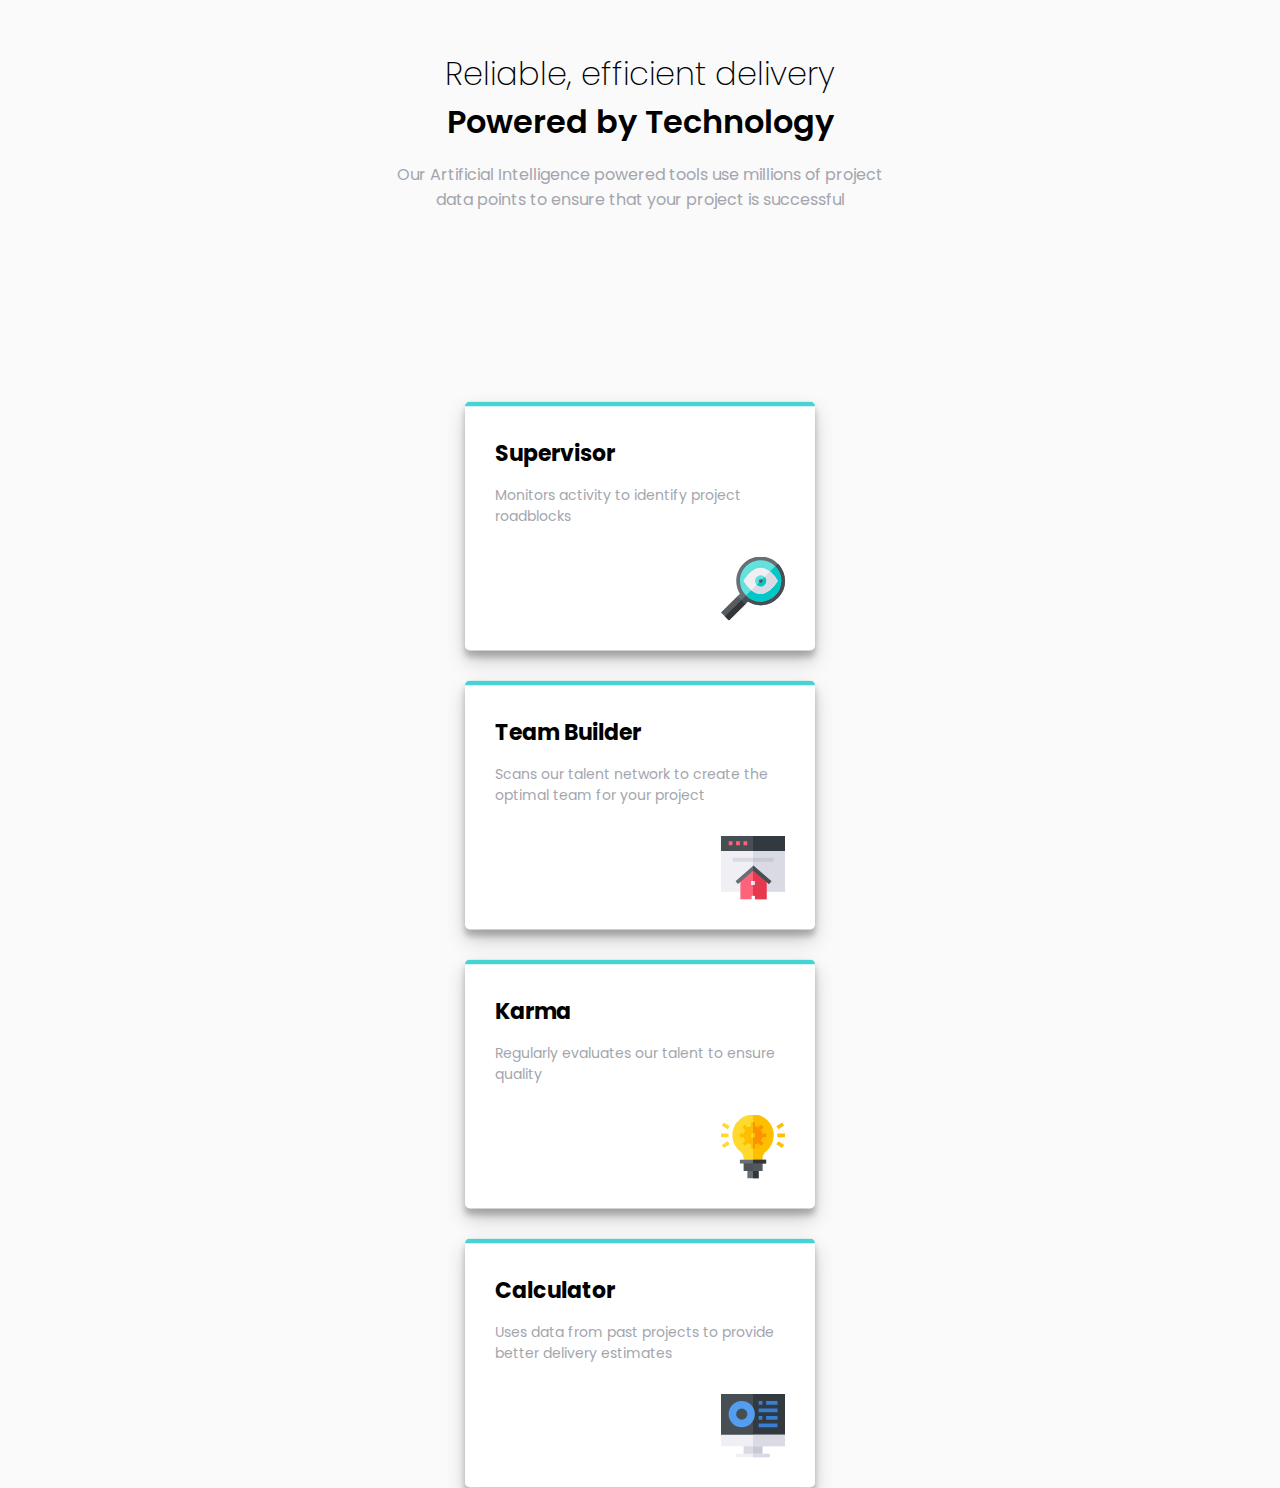
<file: four-card-feature-section-master/index.html>
<!DOCTYPE html>
<html lang="en">
<head>
  <meta charset="UTF-8">
  <meta name="viewport" content="width=device-width, initial-scale=1.0"> 
  <link rel="icon" type="image/png" sizes="32x32" href="./images/favicon-32x32.png">
  <title>Frontend Mentor | Four card feature section</title>
<link rel="stylesheet" href="style.css">
 </head>
<body>
  <header>
     <h1>Reliable, efficient delivery</h1>
     <h1>Powered by Technology</h1>
     <p>Our Artificial Intelligence powered tools use millions of project data points 
      to ensure that your project is successful</p>
  </header>
  <div class="container">
   <div class="box">
    <h3>Supervisor</h3>
    <p>Monitors activity to identify project roadblocks</p>
    <img src="images/icon-supervisor.svg"alt="supervisor">
   </div>
  </div>
  <div class="container">
    <div class="box">
    <h3>Team Builder </h3>
    <p> Scans our talent network to create the optimal team for your project</p>
    <img src="images/icon-team-builder.svg"alt="Builder">
    </div>
  </div>
  <div class="container">
    <div class="box">
    <h3>Karma</h3>
    <p>Regularly evaluates our talent to ensure quality</p>
    <img src="images/icon-karma.svg"alt="Karma">
    </div>
  </div>
  <div class="container">
    <div class="box">
    <h3>Calculator</h3>
    <p>Uses data from past projects to provide better delivery estimates</p>
    <img src="images/icon-calculator.svg"alt="Calculator">
    </div>
  </div> 
</body>
</html>
</file>
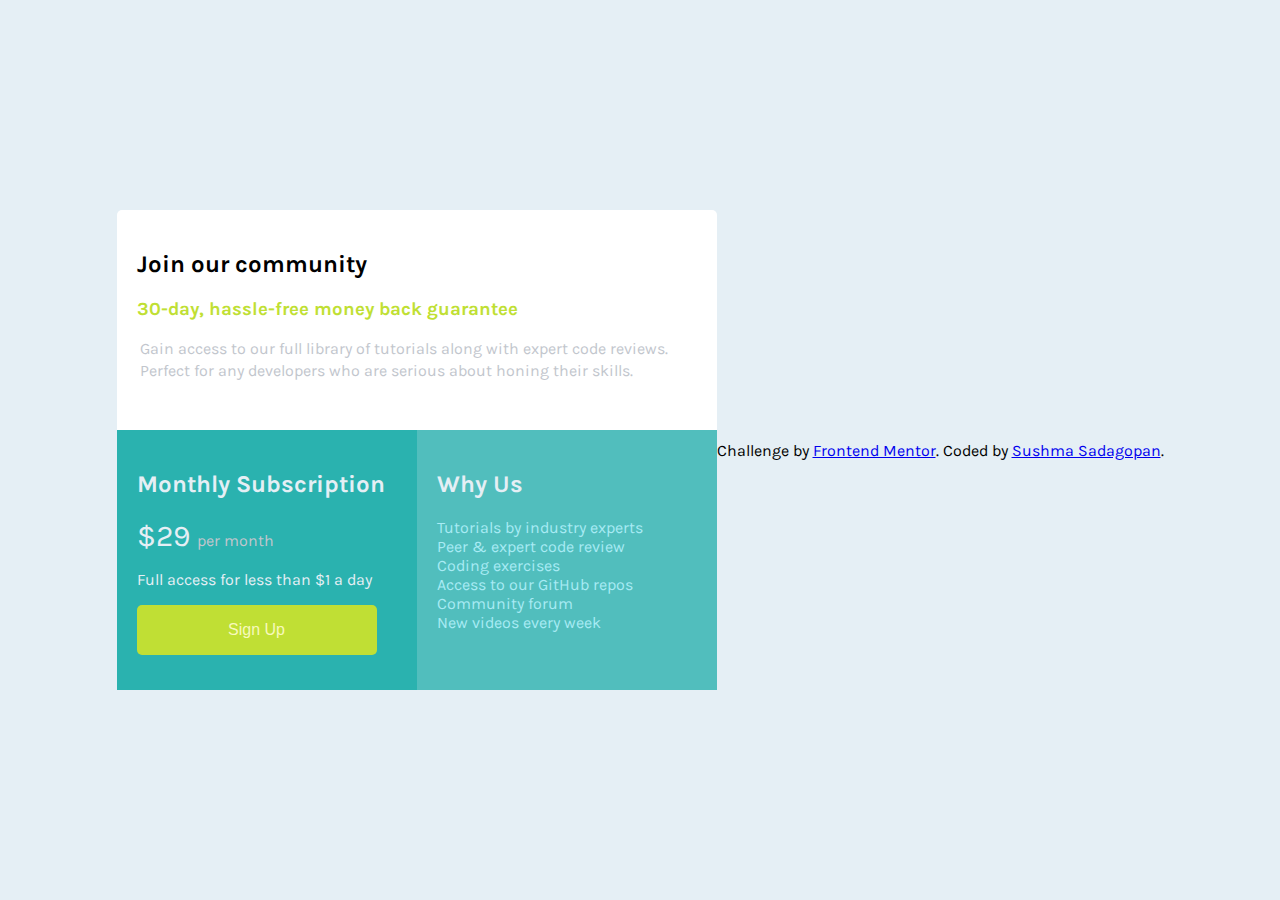
<file: single-price-grid-component-master/index.html>
<!DOCTYPE html>
<html lang="en">
<head>
  <meta charset="UTF-8">
  <meta name="viewport" content="width=device-width, initial-scale=1.0"> 

  <link rel="icon" type="image/png" sizes="32x32" href="./images/favicon-32x32.png">
  <link rel="stylesheet" href="style.css">
   <title>Frontend Mentor | Single Price Grid Component</title>

</head>
<body>
<div class="container">
  <section class="primary">
    <h2> Join our community</h2>
    <h3>30-day, hassle-free money back guarantee</h3>
    <p>Gain access to our full library of tutorials along with expert code reviews. </p>
    <p>Perfect for any developers who are serious about honing their skills.</p>
  </section>
  <section class="secondary">
    <div class="sub_section">
      <h2>  Monthly Subscription</h2>
         <p> <span class="big"> &dollar;29 </span><span class="darker">per month</span></p>
      <p> Full access for less than &dollar;1 a day </p>
      <button>Sign Up</button>
    </div>
    <div class="sub_section">
      <h2>Why Us</h2>
      <ul>
          <li>Tutorials by industry experts</li>
          <li>Peer &amp; expert code review</li>
          <li>Coding exercises</li>
          <li>Access to our GitHub repos</li>
          <li>Community forum</li>
         <li>New videos every week</li> 
      </ul>
    </div>
 </section>
 </div>
  <footer>
    <p class="attribution">
      Challenge by <a href="https://www.frontendmentor.io?ref=challenge" target="_blank">Frontend Mentor</a>. 
      Coded by <a href="#">Sushma Sadagopan</a>.
    </p>
  </footer>
</body>
</html>
</file>
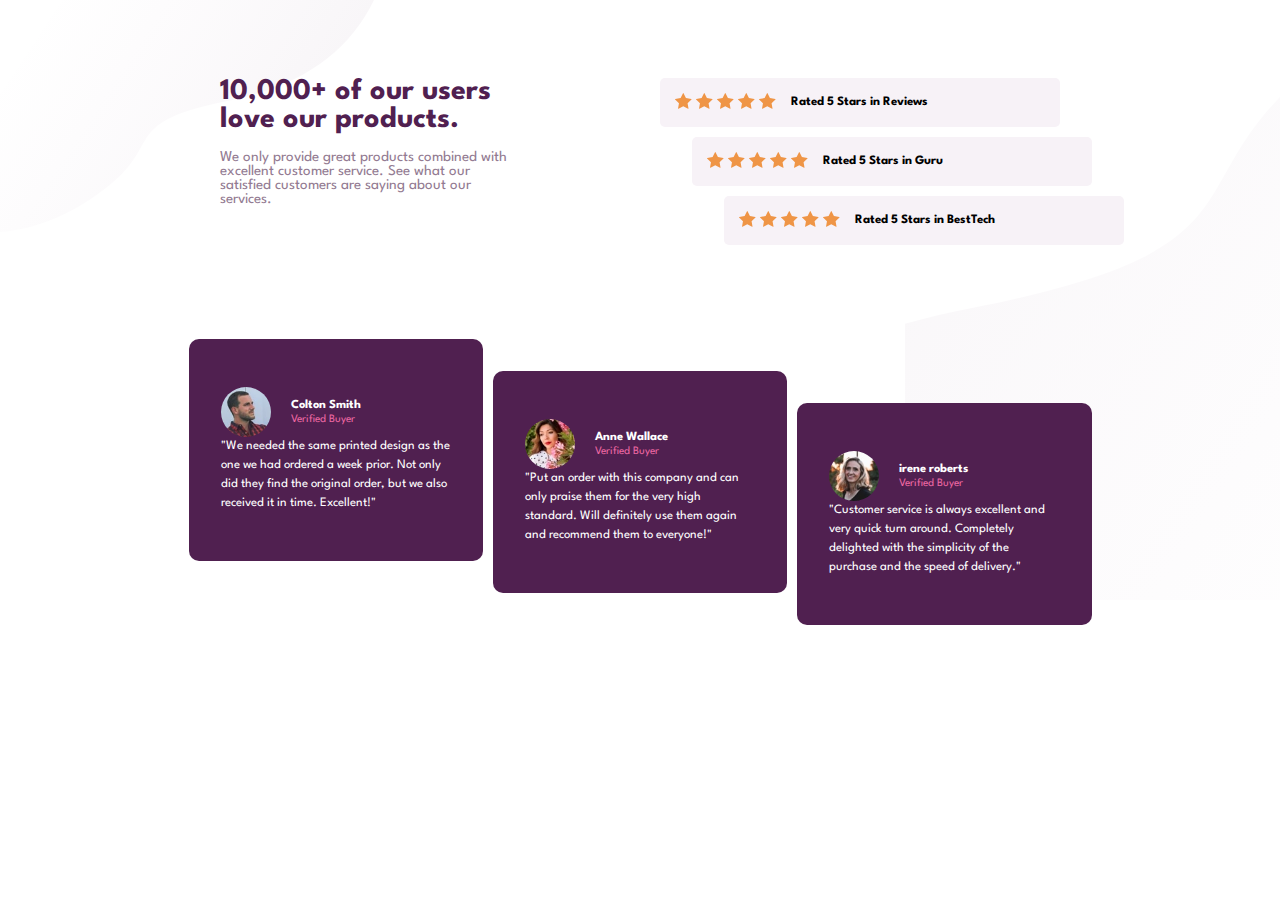
<file: social-proof-section-master/index.html>
<!DOCTYPE html>
<html lang="en">

<head>
    <meta charset="UTF-8">
    <meta http-equiv="X-UA-Compatible" content="IE=edge">
    <meta name="viewport" content="width=device-width, initial-scale=1.0">
    <title>Social proof </title>
    <link rel="stylesheet" href="style.css">
   </head>

<body>
  
    <div class="container">
        <div class="primary_grid">
                <div class="top_grid">
                    <div class="primary_content">
                        <h1 class="title">10,000+ of our users love our products.</h1>
                        <p class="subtitle">We only provide great products
                  combined with excellent customer service. See what our satisfied customers
                  are saying about our services.</p>
                    </div>
  <div class="ratings">
        <div class="rating">
        <div class="stars">
             <img src="./images/icon-star.svg"alt="star">
             <img src="./images/icon-star.svg"alt="star">
             <img src="./images/icon-star.svg"alt="star">
             <img src="./images/icon-star.svg"alt="star">
             <img src="./images/icon-star.svg"alt="star">
         </div>
         <p>Rated 5 Stars in Reviews</p>
        </div>
               <div class="rating">
                <div class="stars">
                 <img src="./images/icon-star.svg"alt="star">
                 <img src="./images/icon-star.svg"alt="star">
                 <img src="./images/icon-star.svg"alt="star">
                 <img src="./images/icon-star.svg"alt="star">
                 <img src="./images/icon-star.svg"alt="star">
             </div>
             <p>Rated 5 Stars in Guru</p>
            </div>
                 <div class="rating">
                <div class="stars">
                     <img src="./images/icon-star.svg"alt="star">
                     <img src="./images/icon-star.svg"alt="star">
                     <img src="./images/icon-star.svg"alt="star">
                     <img src="./images/icon-star.svg"alt="star">
                     <img src="./images/icon-star.svg"alt="star">
                 </div>
                 <p>Rated 5 Stars in BestTech</p>
                       </div>
        </div>
    </div>
<div class="bottom_grid">
    <div class="user_review">
        <div class="user_details">
        <img src="./images/image-colton.jpg"alt="colton">
        <div class="info">
            <h5>Colton Smith</h5>
            <span class="Verified">Verified Buyer</span>
        </div>
        </div>
       <p>"We needed the same printed design as the one we had ordered a week prior. 
           Not only did they find the original order, but we also received it in time. Excellent!"</p>
        </div>
        <div class="user_review">
            <div class="user_details">
            <img src="./images/image-anne.jpg"alt="Anne">
            <div class="info">
                <h5>Anne Wallace</h5>
                <span class="Verified">Verified Buyer</span>
            </div>
            </div>
           <p>"Put an order with this company and can only praise them for the very high standard. 
               Will definitely use them again and recommend them to everyone!"</p>
            </div>
            <div class="user_review">
                <div class="user_details">
                <img src="./images/image-irene.jpg"alt="irene roberts">
                <div class="info">
                    <h5>irene roberts</h5>
                    <span class="Verified">Verified Buyer</span>
                </div>
                </div>
               <p>"Customer service is always excellent and very
                quick turn around. Completely delighted with the simplicity of the purchase
                and the speed of delivery."</p>
                </div>
    </div>
</div>
</div>  
</div>
  </body>
</html>
</file>
<file: four-card-feature-section-master/style.css>
@import url('https://fonts.googleapis.com/css2?family=Poppins:wght@200;400;600&display=swap');

body{
    font-family: 'poppins','Arial','sans-serif';
    background-color: hsl(0, 0%, 98%);
    }

 *{
     box-sizing: border-box;
 } 
 
 header{
     margin:50px auto;
     max-width: 500px;
     text-align: center;
     }

h1{
    font-weight: 200;
    margin: 0;
  }

h1:nth-child(2){
    font-weight: 600;
}

p{
    color: hsl(229, 6%, 66%);
}

.container{
    display: flex;
    flex-wrap: wrap;
    margin: 0 auto;
    max-width: 1140px;
    justify-content: center;
}

.box{
    background-color: #fff;
    box-shadow: 0 10px 20px rgba(0, 0, 0,0.19), 0 6px 6px rgba(0, 0, 0,0.23);
    border-radius: 5px;
    padding: 30px;
    margin: 15px;
    width: 350px;
    display: flex;
    flex-direction: column;
}

.box img{
align-self: flex-end;
}

.box h3{
    margin: 0;
    font-size: 22px;
}

.box p{
    font-size: 14px;
    margin:15px 0 30px;
}

.box:nth-child(1){
    border-top: 5px solid  hsl(180, 62%, 55%);
}

.box:nth-child(2){
    border-top: 5px solid  hsl(0, 78%, 62%);
}

.box:nth-child(3){
    border-top: 5px solid hsl(212, 86%, 64%);
}

.box:nth-child(4){
    border-top: 5px solid hsl(34, 97%, 64%);
}

.box:nth-child(odd){
    transform: translateY(50%);
}
</file>
<file: single-price-grid-component-master/style.css>
@import url('https://fonts.googleapis.com/css2?family=Karla:wght@400;700&display=swap');


*{
    box-sizing: border-box;
}

body{
    font-family: 'karla','sans-serif';
    background-color: hsl(204, 43%, 93%);
    display: flex;
    justify-content: center;
    align-items: center;
    min-height: 100vh;
    margin: 0;
}

.container{

    background-color: #fff;
    min-width: 600px;
    display: grid;
    grid-template-rows: 220px 260px;
    border-radius: 5px;
    box-shadow: 0 3px 6px rgba(0,0,0,0.16), rgba(0,0,0,0.23);
}

.secondary{
    display: grid;
    grid-template-columns: repeat(2,1fr);
    background-color: hsl(179, 62%, 43%);
}

.primary{
    padding:20px;
}

.primary h1{
 color:hsl(179, 62%, 43%);
}

.primary h3{
color: hsl(71, 73%, 54%);
}

.primary p{
    color:#c2c6cd;
    margin: 3px;
}

.sub_section:nth-child(1){
   color:hsl(204, 43%, 93%);
   padding: 20px;
}

.big{
    font-size: 30px;
}

.darker{
    color:#c2c6cd ;
}

button{
    width: 240px;
    height: 50px;
    border-radius: 5px;
    outline: none;
    border: none;
    background-color: hsl(71, 73%, 54%);
    color: #f7f9bc;
    font-size: 16px;
    box-shadow: 0 3px 6px rgba(0,0,0,0.16), rgba(0,0,0,0.23);
}

.sub_section:nth-child(2){
    background-color: #51bebd;
    padding:20px;
    color:hsl(204, 43%, 93%)
}

ul{
    list-style: none;
    margin:0;
    padding: 0;
    color:#a8ebf4;
    font-size: 16px;
}

@media screen and (max-width:600px){
body{
    min-height: 80vh;
}
.container{
    width: 400px;
    grid-template-rows: 260px 260px;
}
.secondary{
    grid-template-columns: 1fr;
}

}
</file>
<file: social-proof-section-master/style.css>
@import url("https://fonts.googleapis.com/css2?family=Spartan:wght@400;500;700&display=swap");

* {
	padding: 0;
	margin: 0;
	box-sizing: border-box;
}

body {
	font-family: "Spartan", sans-serif;
	font-size: 15px;
	background-image: url("images/bg-pattern-top-mobile.svg"),
		url("images/bg-pattern-bottom-mobile.svg");
	background-repeat: no-repeat, no-repeat;
	background-position: top left, bottom right;
	
}
.container {
	position: relative;
	max-width: 80%;
	margin: 0 auto;
}
 .primary_grid{
    display: grid;
    grid-template-rows: repeat(2,300px);
    place-items: center;
     }

     .top_grid{
         display: grid;
         grid-template-columns: 300px 400px;
         column-gap: 140px;
         margin-top: 2rem;
     }
     .primary_content h1{
         font-weight: 700;
         color: hsl(300, 43%, 22%);
         margin-bottom: 1rem;
     }
     .primary_content p{
                color: hsl(303, 10%, 53%);
       
    }
        
    .rating {
        background-color:hsl(300, 24%, 96%);
        display: flex;
        justify-content: left;
        align-items: center;
        margin-bottom: 10px;
        padding: 15px;
        border-radius: 5px;
        position: relative;
    }

    .rating:nth-child(2)
    {
      left: 2rem;
    }
    
    .rating:nth-child(3)
    {
      left: 4rem;
    }

    .ratings p {
        margin-left: 15px;
        color: var(--very-dark-magenta);
        font-weight: 700;
        font-size: 0.8rem;
    }

  .bottom_grid{
      display: grid;
      grid-template-columns: repeat(auto-fill,minmax(280px,1fr));
      gap: 10px;
  }  

  .user_review {
	background-color: hsl(300, 43%, 22%);
	display: grid;
	padding: 3rem 2rem;
	grid-template-rows: auto 1fr;
    color:hsl(0, 0%, 100%);
    position:relative;
	border-radius: 10px;
}

.user_review:nth-child(2){
    top:2rem;
}
.user_review:nth-child(3){
    top:4rem;
}



.user_review p {
	font-weight: 400;
    font-size: 0.8rem;
    line-height: 1.2rem;
}

.user_details img {
	border-radius: 50%;
	width: 50px;
	height: 50px;
	margin-right: 20px;
}

.user_details{
    display: flex;
    align-items: center;
    justify-content: left;
}

.inf0{
    font-weight: 500;
}

.Verified{
    font-size: 0.7rem;
    color: hsl(333, 80%, 67%);
}

@media screen and (max-width:768px){
.primary_grid{
    grid-template-rows: 1fr;
}
.top_grid{
    grid-template-columns: 1fr;

}
.ratings{
    margin: 20px 0;
}

.rating{
    flex-direction: column;
} 
.rating .stars{
    margin-bottom: 5px;
} 
.rating:nth-child(2),.rating:nth-child(3){
    left: unset;
}  
}
</file>
